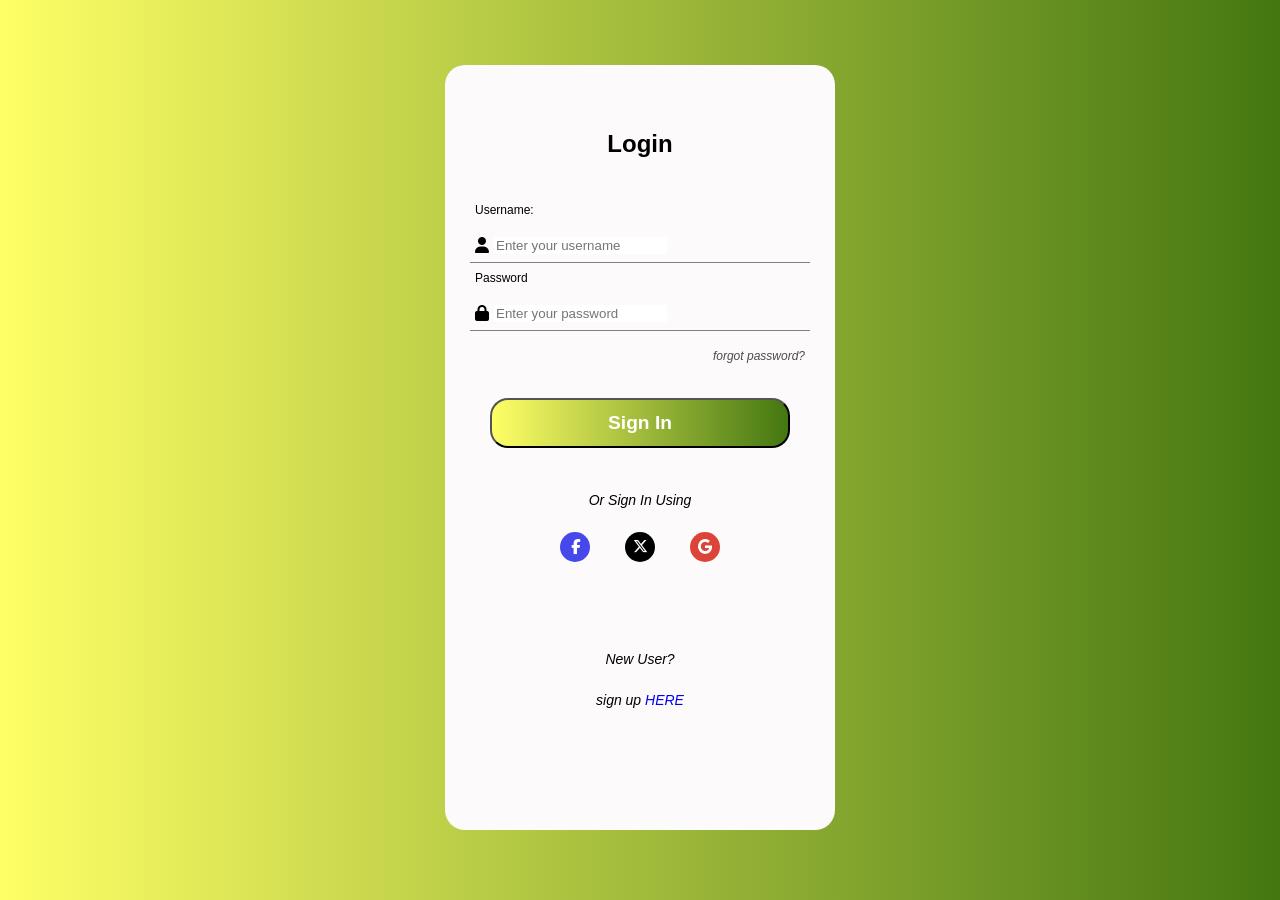
<file: index.html>
<!DOCTYPE html>
<html lang="en">
<head>
  <meta charset="UTF-8">
  <meta http-equiv="X-UA-Compatible" content="IE=edge">
  <meta name="viewport" content="width=device-width, initial-scale=1.0">
  <link rel="icon" type="image/png" href="favicon.png">
  <link rel="stylesheet" href="main.css">
  <link rel="stylesheet" href="https://cdnjs.cloudflare.com/ajax/libs/font-awesome/6.4.2/css/all.min.css">

  <title>Enter Details for Access</title>
</head>
<body>
  <main id="main-group">
    <h2>Login</h2>
    <form>
      <div class="input-group">
        <label for="username">Username:</label>
        <div class="input-wrapper">  
          <i class="fa-solid fa-user"></i>
          <input id="username" type="text" placeholder="Enter your username" required>
        </div> 
      </div>
      <hr>
      <div class="input-group">
        <label for="password">
          Password
        </label>
        <div class="input-wrapper">
          <i class="fa-solid fa-lock"></i>
          <input id="password" type="password" placeholder="Enter your password" required>
        </div>
      </div> 
      <hr>
      <a href="#" class="forgot-password">forgot password?</a>
      <div class="btn">
        <button type="submit">Sign In</button>
      </div>
    </form>
    <div class="sign-up-option">
      <p>Or Sign In Using</p>
      <div class="social-login">
        <a href="#" class="facebook"><i class="fab fa-facebook-f"></i></a>
        <a href="#" class="x-twitter"><i class="fab fa-x-twitter"></i></a>
        <a href="#" class="gmail-icon-fa">
          <i class="fab fa-google"></i>
        </a>
      </div>
      <div class="custom-signup">
        <p>  New User?  <br><span class="new-user">sign up <a href="#">HERE</a></span></p>
        
    </div>
    </div>
  </main>
</body>
</html>
</file>
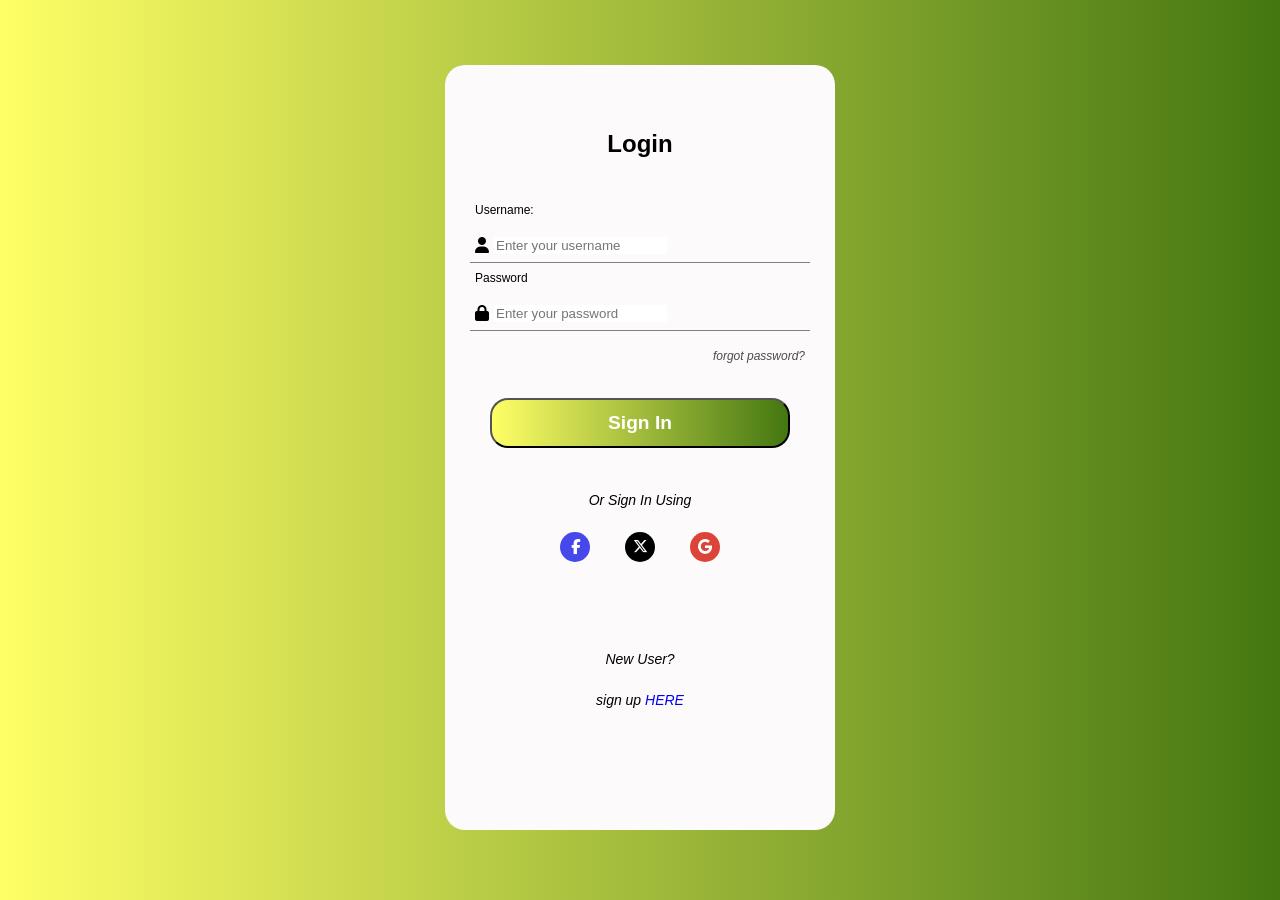
<file: login.html>
<!DOCTYPE html>
<html lang="en">
<head>
  <meta charset="UTF-8">
  <meta http-equiv="X-UA-Compatible" content="IE=edge">
  <meta name="viewport" content="width=device-width, initial-scale=1.0">
  <link rel="icon" type="image/png" href="favicon.png">
  <link rel="stylesheet" href="login.css">
  <link rel="stylesheet" href="https://cdnjs.cloudflare.com/ajax/libs/font-awesome/6.4.2/css/all.min.css">

  <title>Enter Details for Access</title>
</head>
<body>
  <main id="main-group">
    <h2>Login</h2>
    <form>
      <div class="input-group">
        <label for="username">Username:</label>
        <div class="input-wrapper">  
          <i class="fa-solid fa-user"></i>
          <input id="username" type="text" placeholder="Enter your username" required>
        </div> 
      </div>
      <hr>
      <div class="input-group">
        <label for="password">
          Password
        </label>
        <div class="input-wrapper">
          <i class="fa-solid fa-lock"></i>
          <input id="password" type="password" placeholder="Enter your password" required>
        </div>
      </div> 
      <hr>
      <a href="#" class="forgot-password">forgot password?</a>
      <div class="btn">
        <button type="submit">Sign In</button>
      </div>
    </form>
    <div class="sign-up-option">
      <p>Or Sign In Using</p>
      <div class="social-login">
        <a href="#" class="facebook"><i class="fab fa-facebook-f"></i></a>
        <a href="#" class="x-twitter"><i class="fab fa-x-twitter"></i></a>
        <a href="#" class="gmail-icon-fa">
          <i class="fab fa-google"></i>
        </a>
      </div>
      <div class="custom-signup">
        <p>  New User?  <br><span class="new-user">sign up <a href="#">HERE</a></span></p>
        
    </div>
    </div>
  </main>
</body>
</html>
</file>
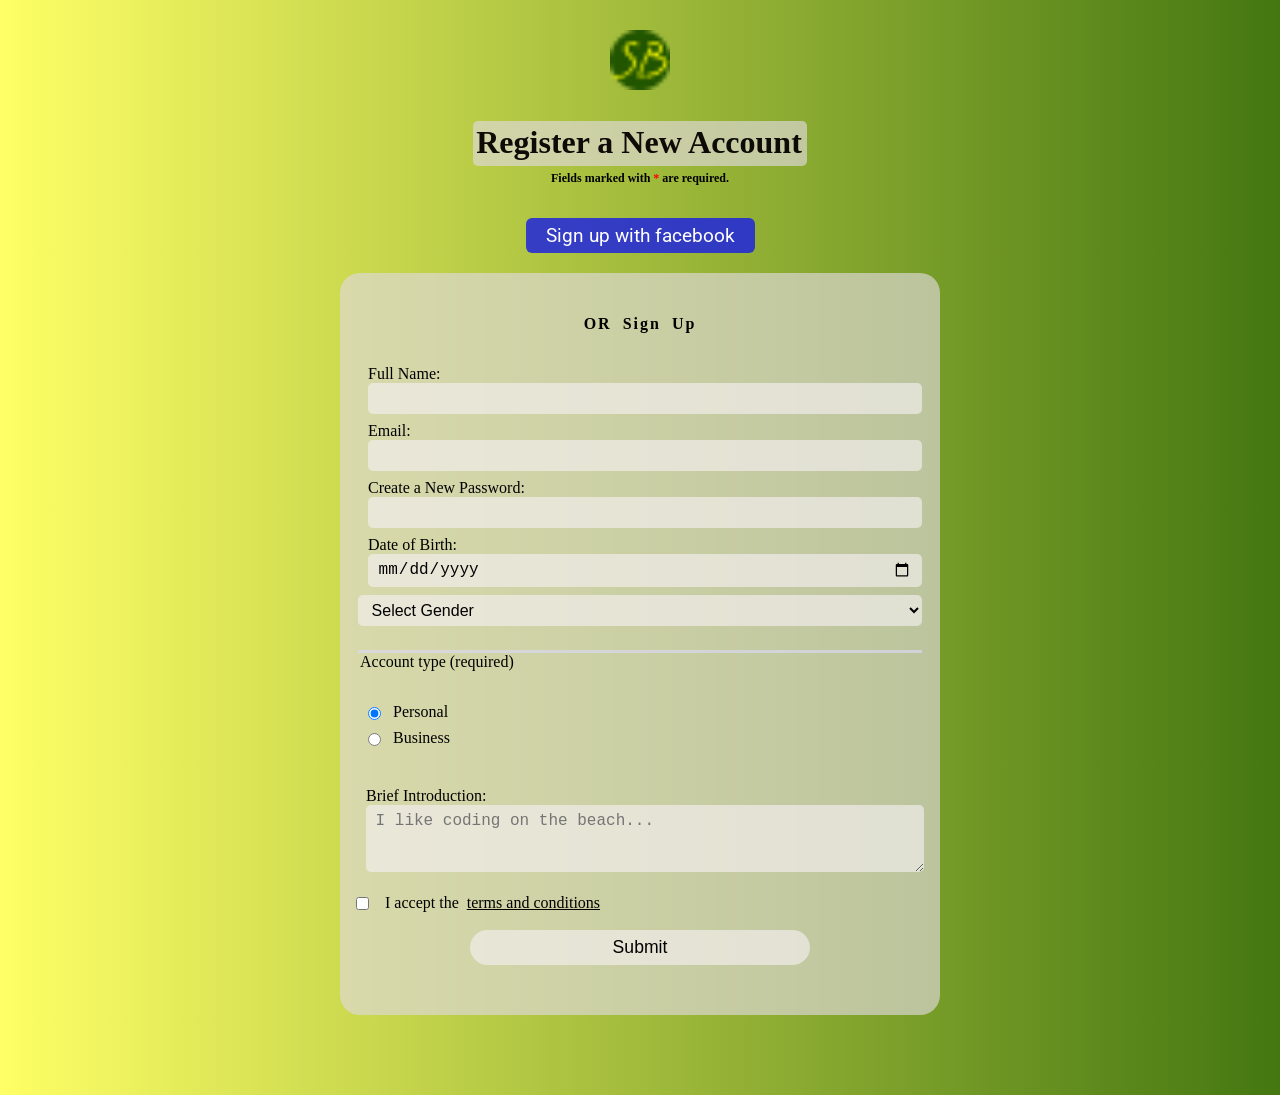
<file: signup.html>
<!DOCTYPE html>
<html lang="en">
<head>
  <meta charset="UTF-8">
  <meta http-equiv="X-UA-Compatible" content="IE=edge">
  <meta name="viewport" content="width=device-width, initial-scale=1.0">
  <link rel="icon" type="image/png" href="favicon.png">
  <link rel="stylesheet" href="signup.css">
  <link rel="stylesheet" href="https://cdnjs.cloudflare.com/ajax/libs/font-awesome/6.4.2/css/all.min.css">
  <link href="https://fonts.googleapis.com/css2?family=Roboto:wght@500&display=swap" rel="stylesheet">
  <script src="https://www.google.com/recaptcha/api.js" async defer></script>
  <title>Register New Account</title>
</head>

<body>
  <div class="header">
    <img src="./favicon.png">
    <h1> Register a New Account</h1>
    <p class="required-note">Fields marked with <span style="color: red;">*</span> are required.</p>
  </div>
  <button class="fb-signup">Sign up with facebook</button>

  <div class="form-wrapper">
    <p>OR Sign Up</p>
    <form method="post" action="#">
      <fieldset>
        <label for="full-name">Full Name: <input id="full-name" name="full-name" type="text" required >
        </label>
        <label for="email">Email: <input id="email" name="email" type="email" required /></label>
        <label for="new-password">Create a New Password: <input id="new-password" name="new-password" type="password" pattern="[a-z0-5]{8,}" required />
        </label>
        <label for="dob">Date of Birth: <input type="date" id="dob" name="dob" required /></label>
        <select class="Gender">
          <option>Select Gender</option>
          <option>Male</option>
          <option>Female</option>
        </select>
      </fieldset>

      <fieldset>
        <legend>Account type (required)</legend>
        <label for="personal-account" ><input id="personal-account" type="radio" name="account-type" class="inline" checked /> Personal</label>
        <label for="business-account" ><input id="business-account" type="radio" name="account-type" class="inline" /> Business</label>
      </fieldset>
      <label for="bio">Brief Introduction:
        <textarea id="bio" name="bio" rows="3" cols="30" placeholder="I like coding on the beach..."></textarea>
      </label>

      <label for="terms-and-conditions" class="inline-label">
        <input class="inline" id="terms-and-conditions" type="checkbox" required name="terms-and-conditions" /> I accept the <a href="https://www.freecodecamp.org/news/terms-of-service/">terms and conditions</a>
      </label>
      <div class="g-recaptcha" data-sitekey="your-site-key"></div>
      <input type="submit" value="Submit" />

    </form>

  </div>

</body>
</file>
<file: main.css>
*{
  box-sizing: border-box;
}
body{
  font-family: Arial, Helvetica, sans-serif;
  background-image: linear-gradient(to right, #ffff66, #447711);
}
#main-group{
  margin: 65px auto 50px auto;
  text-align:  center;
  background-color: rgb(252, 250, 250);
  max-width: 390px;
  width: 390px;
  height: 85vh;
  border-radius: 20px;
  padding-top: 35px;
}

h2{
  padding-top: 35px;
  padding-bottom: 25px;
  font-weight: bold;
  padding-top: 10px;
}
/*.input-group{
  display: block;
  align-items: left;*/
  
.input-group{
  display: flex;
  flex-direction: column;
  align-items: flex-start;
  padding: 0 30px;
  width: 100%;
}
.input-wrapper{
  display: flex;
  align-items: center;
  gap: 5px;
  width: 100%;
}
hr{
  padding-top: 0;
  width: calc(100% - 50px);
  outline: none;
  border: none;
  border-bottom: 1px solid gray;
  
}
.input-group label{
  text-align: left;
  padding-bottom: 20px;
  font-size: 12px;
}

.input-group input:focus{
  outline: none;
  border: none;
}
.input-wrapper input{
  border: none;
  outline: none;
}
a{
  text-decoration: none;
}
.forgot-password{
  display: block;
  font-style: italic;
  text-align: right;
  font-size: 12px;
 color: rgb(77, 75, 75);
 padding: 10px 30px 35px 0px;
 
}
button{
  background-image: linear-gradient(to right, #ffff66, #447711);
  padding: 12px;
  font-size: 1.2rem;
  border-radius: 18px;
  font-weight: bold;
  color: #ffffff;
  width: 80%;
  max-width: 300px;
  
}
button:hover{
  background: linear-gradient(to right, #ffff66, #447711);
  opacity: 0.6;
  color: black;
  cursor: pointer;
  font-weight: bold;
  transform: scale(1.1);
}
.sign-up-option{
  display: flex;
  flex-direction: column;
  padding: 30px 0;
}
.sign-up-option p{
  font-size: 14px;
  font-style: italic;
  padding-bottom: 10px;
}
.social-login{
  display: flex;
  flex-direction: row;
  justify-content: center;
  align-items: stretch;
  gap: 15px;
  padding-bottom: 35px;

}
.gmail-icon-fa{
  background-color: #db4437;
  color: white;
  border-radius: 50%;
  padding: 10px;
  font-size: 15px;
  display: inline-flex;
  justify-content: center;
  align-items: center;
  width: 30px;
  height: 30px;
  margin-left: 20px;
}
.x-twitter{
  background-color: black;
  color: white;
  border-radius: 50%;
  padding: 10px;
  font-size: 15px;
  display: inline-flex;
  justify-content: center;
  align-items: center;
  width: 30px;
  height: 30px;
  margin-left: 20px;
}
.facebook{
  background-color: rgba(24, 28, 231, 0.8);
  color: white;
  border-radius: 50%;
  padding: 10px;
  font-size: 15px;
  display: inline-flex;
  justify-content: center;
  align-items: center;
  width: 30px;
  height: 30px;
}
.custom-signup{
  padding-top: 40px;
}
.new-user{
  display: inline-block;
  padding-top: 25px;
}
@media (max-width: 600px) {
  #main-group{
    width:90%;
    height: auto;
    padding: 20px; 
  }
  .input-group{
    padding: 15px;
  }
  .social-login a{
    width: 40px;
    height: 40px;
  }
}
</file>
<file: login.css>
:root {
  --main-background-color: linear-gradient(to right, #ffff66, #447711);
  --form-background-color: rgb(252, 250, 250);
  --fb-btn-background-color: rgba(24, 28, 231, 0.8);
}

*{
  box-sizing: border-box;
}
body{
  font-family: Arial, Helvetica, sans-serif;
  background-image: linear-gradient(to right, #ffff66, #447711);
}
#main-group{
  margin: 65px auto 50px auto;
  text-align:  center;
  background-color: rgb(252, 250, 250);
  max-width: 390px;
  width: 390px;
  height: 85vh;
  border-radius: 20px;
  padding-top: 35px;
}

h2{
  padding-top: 35px;
  padding-bottom: 25px;
  font-weight: bold;
  padding-top: 10px;
}
/*.input-group{
  display: block;
  align-items: left;*/
  
.input-group{
  display: flex;
  flex-direction: column;
  align-items: flex-start;
  padding: 0 30px;
  width: 100%;
}
.input-wrapper{
  display: flex;
  align-items: center;
  gap: 5px;
  width: 100%;
}
hr{
  padding-top: 0;
  width: calc(100% - 50px);
  outline: none;
  border: none;
  border-bottom: 1px solid gray;
  
}
.input-group label{
  text-align: left;
  padding-bottom: 20px;
  font-size: 12px;
}

.input-group input:focus{
  outline: none;
  border: none;
}
.input-wrapper input{
  border: none;
  outline: none;
}
a{
  text-decoration: none;
}
.forgot-password{
  display: block;
  font-style: italic;
  text-align: right;
  font-size: 12px;
 color: rgb(77, 75, 75);
 padding: 10px 30px 35px 0px;
 
}
button{
  background-image: linear-gradient(to right, #ffff66, #447711);
  padding: 12px;
  font-size: 1.2rem;
  border-radius: 18px;
  font-weight: bold;
  color: #ffffff;
  width: 80%;
  max-width: 300px;
  
}
button:hover{
  background: linear-gradient(to right, #ffff66, #447711);
  opacity: 0.6;
  color: black;
  cursor: pointer;
  font-weight: bold;
  transform: scale(1.1);
}
.sign-up-option{
  display: flex;
  flex-direction: column;
  padding: 30px 0;
}
.sign-up-option p{
  font-size: 14px;
  font-style: italic;
  padding-bottom: 10px;
}
.social-login{
  display: flex;
  flex-direction: row;
  justify-content: center;
  align-items: stretch;
  gap: 15px;
  padding-bottom: 35px;

}
.gmail-icon-fa{
  background-color: #db4437;
  color: white;
  border-radius: 50%;
  padding: 10px;
  font-size: 15px;
  display: inline-flex;
  justify-content: center;
  align-items: center;
  width: 30px;
  height: 30px;
  margin-left: 20px;
}
.x-twitter{
  background-color: black;
  color: white;
  border-radius: 50%;
  padding: 10px;
  font-size: 15px;
  display: inline-flex;
  justify-content: center;
  align-items: center;
  width: 30px;
  height: 30px;
  margin-left: 20px;
}
.facebook{
  background-color: rgba(24, 28, 231, 0.8);
  color: white;
  border-radius: 50%;
  padding: 10px;
  font-size: 15px;
  display: inline-flex;
  justify-content: center;
  align-items: center;
  width: 30px;
  height: 30px;
}
.custom-signup{
  padding-top: 40px;
}
.new-user{
  display: inline-block;
  padding-top: 25px;
}
@media (max-width: 600px) {
  #main-group{
    width:90%;
    height: auto;
    padding: 20px; 
  }
  .input-group{
    padding: 15px;
  }
  .social-login a{
    width: 40px;
    height: 40px;
  }
}
</file>
<file: signup.css>
:root {
  --main-background-color: linear-gradient(to right, #ffff66, #447711);
  --form-background-color: rgba(223, 217, 217, 0.664);
  --fb-btn-background-color: rgba(24, 28, 231, 0.8);
}


*{
  box-sizing: border-box;
}

body {
  width: 100%;
  min-height: 100vh;
  margin: 0;
  font-size: 16px;
  background-image: var(--main-background-color);
  padding-bottom: 40px;
}

.header{
  display: flex;
  justify-content: center;
  flex-direction: column;
  align-items: center;
  margin-top: 20px;
  margin-bottom: 20px;
  padding-top: 10px;
}
.header img{
  width: 60px;
  margin-bottom: 10px;
}
.header h1 {
  font-weight: bold;
  color: rgb(14, 10, 6);
  background-color: rgba(223, 217, 217, 0.664);
  margin-bottom: 5px;
  border-radius: 5px;
  padding: 3px 5px 5px 3px;
}
.header p {
  font-size: 0.75em;
  font-weight: bold;
  margin-top: 0px;

}
.form-wrapper {
  width: 80vw;
  max-width: 600px;
  min-width: 300px;
  margin: 0 auto;
  padding: 2em 1em;
  background-color: var(--form-background-color);
  border-radius: 20px;
  margin-bottom: 40px;
}
.fb-signup{
  display: block;
  margin: 20px auto;
  background-color: var(--fb-btn-background-color);
  color: white;
  font-size: 1.2em;
  cursor: pointer;
  padding: 6px 20px;
  border: none;
  border-radius: 6px;
  font-family: 'Roboto', sans-serif;
}
.form-wrapper p {
  text-align: center;
  width: 45%;
  margin: 0 auto;
  word-spacing: 5px;
  letter-spacing: 2px;
  font-weight: bold;
  padding-top: 10px;
  padding-bottom: 0;
  
}
fieldset{
  border: none;
  padding: 1.5rem 0;
  border-bottom: 3px solid #dbdaf5a8;
}
fieldset:last-of-type{
  border-bottom: none;
}
form label:not(.inline-label){
  display: block;
  margin: 0.5rem 0;
  margin-left: 10px;
}
input, 
textarea,
select {
  width: 100%;
  padding: 0.4em 0.6em;
  border-radius: 5px;
  outline: none;
  background-color: rgba(243, 239, 239, 0.664);
  font-size: 1rem;
  border: 1px solid #ccc;
  
}
select.gender{
  display: block;
  width: 93%;
  margin: 1.5rem 10px 0 10px;
}
.inline{
  width: unset;
  margin: 0 0.5em 0 0;
  vertical-align: middle;
}
input, textarea, select {
  background-color: rgba(243, 239, 239, 0.664);
  outline: none;
  border: none;
}
.inline-label{
  display: flex;
  align-items: center;
  gap: 8px;
  padding-top: 10px;
  flex-wrap: wrap;
}
.inline-label a {
  color: black;
}
input[type="submit"] {
  display: block;
  width: 60%;
  margin: 1em auto;
  height: 2em;
  font-size: 1.1rem;
  background-color: rgba(243, 239, 239, 0.664);
  border-color: white;
  min-width: 300px;
  border-radius: 20px;
}
.fb-signup:hover,
input[type="submit"]:hover{
  cursor: pointer;
  background-color: var(--form-background-color);
}
.inline-label a:hover {
  text-decoration: none;
  color: #0056b3;
}

@media (max-width: 500px) {
  .form-wrapper {
    width: 90vw;
  }

  input[type="submit"] {
    min-width: unset;
    width: 90%;
  }

  .fb-signup {
    width: 90%;
  }

  .form-wrapper p {
    width: 100%;
    font-size: 0.9rem;
  }
}
</file>
